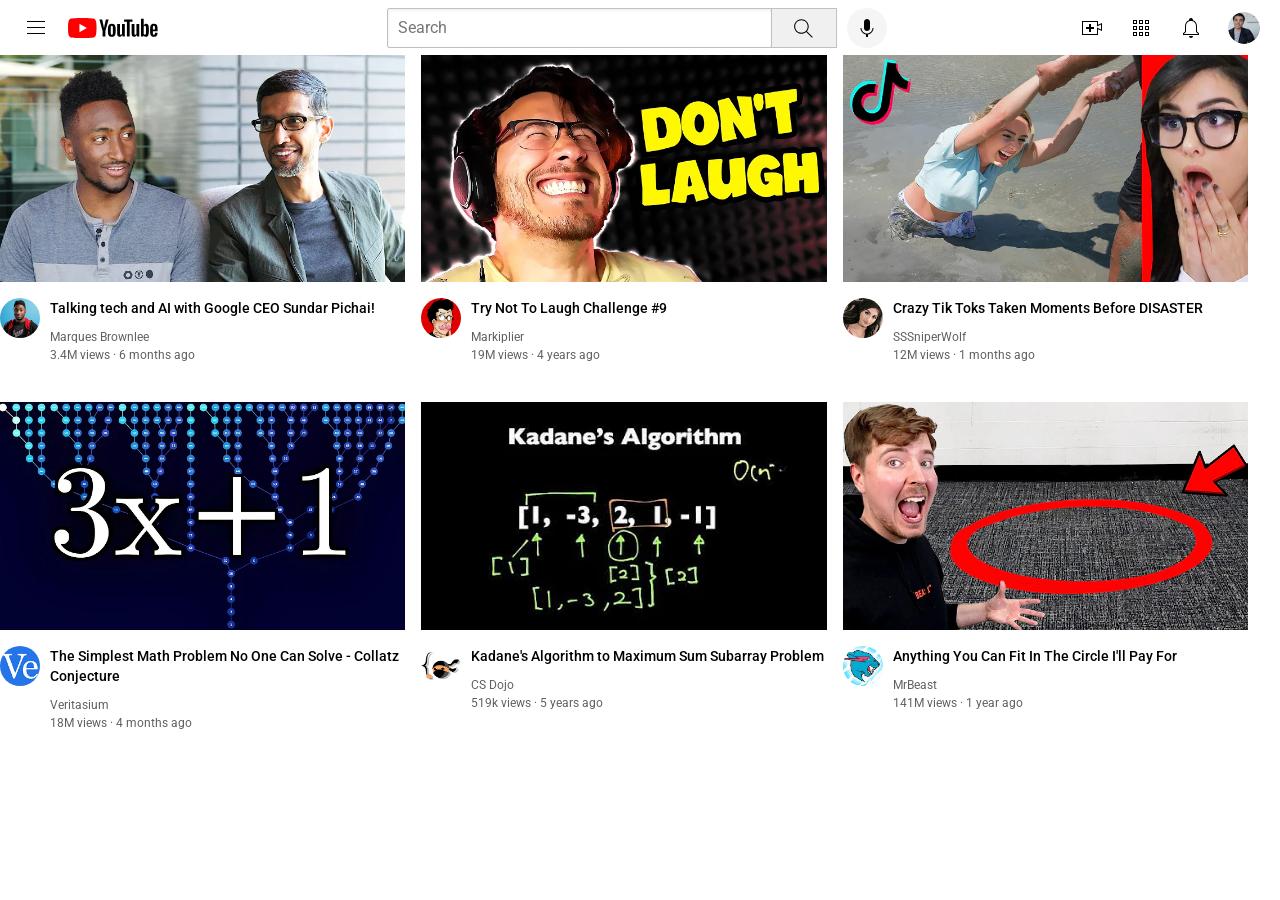
<file: index.html>
<!DOCTYPE html>
<html>
  <head>
    <title>Youtube.com Clone</title>
    
    <link rel="preconnect" href="https://fonts.googleapis.com">
    <link rel="preconnect" href="https://fonts.gstatic.com" crossorigin>
    <link href="https://fonts.googleapis.com/css2?family=Roboto:ital,wght@0,100..900;1,100..900&display=swap" rel="stylesheet">


    <link rel="stylesheet" href="styles/general.css">
    <link rel="stylesheet" href="styles/header.css">
    <link rel="stylesheet" href="styles/video.css">
  </head>

  <body>
    <div class="header">
      <div class="left-section"> 
        <img class="hamburger-menu" src="icons/hamburger-menu.svg">
        <img class="youtube-logo" src="icons/youtube-logo.svg">
      </div>
      <div class="middle-section">  
        <input class="search-bar" type="text" placeholder="Search">
        <button class="search-button"> 
          <img class="search-icon" src="icons/search.svg"> 
        </button>  
        <button class="voice-search-button"> 
          <img class="voice-search-icon" src="icons/voice-search-icon.svg">
        </button>
      </div>
      <div class="right-section">
        <img class="upload-icon" src="icons/upload.svg">
        <img class="youtube-apps-icon" src="icons/youtube-apps.svg">
        <img class="notifications-icon" src="icons/notifications.svg">
        <img class="current-user-picture" src="channel-pictures/my-channel.jpeg">
      </div>
    </div>

    <div class="video-grid">
      <div class="video-preview">
      <div class="thumbnail-row">
        <img class="thumbnail" src="thumbnails/thumbnail-1.webp">
      </div>
      <div class="video-info-grid">
        <div class="channel-picture"> 
          <img class=profile-picture src="channel-pictures/channel-1.jpeg"> 
        </div>
        <div class="video-info">
          <p class="video-title">
            Talking tech  and AI with Google CEO Sundar Pichai!
          </p>
          <p class="video-author">
            Marques Brownlee
          </p>
          <p class="video-stats">
            3.4M views &#183; 6 months ago
          </p> 
        </div>
      </div>
    </div>

    <div class="video-preview"> 
      <div class="thumbnail-row">
        <img class="thumbnail" src="thumbnails/thumbnail-2.webp">
      </div>
      <div class="video-info-grid">
        <div class="channel-picture">
        <img class="profile-picture" src="channel-pictures/channel-2.jpeg">
        </div>
        <div class="video-info">
        <p class="video-title">
          Try Not To Laugh Challenge #9
        </p>
        <p class="video-author">
          Markiplier
        </p>
        <p class="video-stats">
          19M views &#183; 4 years ago
        </p> 
        </div>
      </div>
    </div>

    <div class="video-preview">
      <div class="thumbnail-row">
        <img class="thumbnail" src="thumbnails/thumbnail-3.webp">
      </div>
      <div class="video-info-grid">
        <div class="channel-picture"> 
          <img class=profile-picture src="channel-pictures/channel-3.jpeg"> 
        </div>
        <div class="video-info">
          <p class="video-title">
            Crazy Tik Toks Taken Moments Before DISASTER
          </p>
          <p class="video-author">
            SSSniperWolf
          </p>
          <p class="video-stats">
            12M views &#183; 1 months ago
          </p> 
        </div>
      </div>
    </div>

    <div class="video-preview"> 
      <div class="thumbnail-row">
        <img class="thumbnail" src="thumbnails/thumbnail-4.webp">
      </div>
      <div class="video-info-grid">
        <div class="channel-picture">
        <img class="profile-picture" src="channel-pictures/channel-4.jpeg">
        </div>
        <div class="video-info">
        <p class="video-title">
          The Simplest Math Problem No One Can Solve - Collatz Conjecture
        </p>
        <p class="video-author">
          Veritasium
        </p>
        <p class="video-stats">
          18M views &#183; 4 months ago
        </p> 
        </div>
      </div>
    </div>

    <div class="video-preview">
      <div class="thumbnail-row">
        <img class="thumbnail" src="thumbnails/thumbnail-5.webp">
      </div>
      <div class="video-info-grid">
        <div class="channel-picture"> 
          <img class=profile-picture src="channel-pictures/channel-5.jpeg"> 
        </div>
        <div class="video-info">
          <p class="video-title">
            Kadane's Algorithm to Maximum Sum Subarray Problem
          </p>
          <p class="video-author">
            CS Dojo
          </p>
          <p class="video-stats">
            519k views &#183; 5 years ago
          </p> 
        </div>
      </div>
    </div>

    <div class="video-preview"> 
      <div class="thumbnail-row">
        <img class="thumbnail" src="thumbnails/thumbnail-6.webp">
      </div>
      <div class="video-info-grid">
        <div class="channel-picture">
        <img class="profile-picture" src="channel-pictures/channel-6.jpeg">
        </div>
        <div class="video-info">
        <p class="video-title">
          Anything You Can Fit In The Circle I'll Pay For
        </p>
        <p class="video-author">
          MrBeast
        </p>
        <p class="video-stats">
          141M views &#183; 1 year ago
        </p> 
        </div>
      </div>
    </div>
    </div>
    
  </body>
</html>
</file>
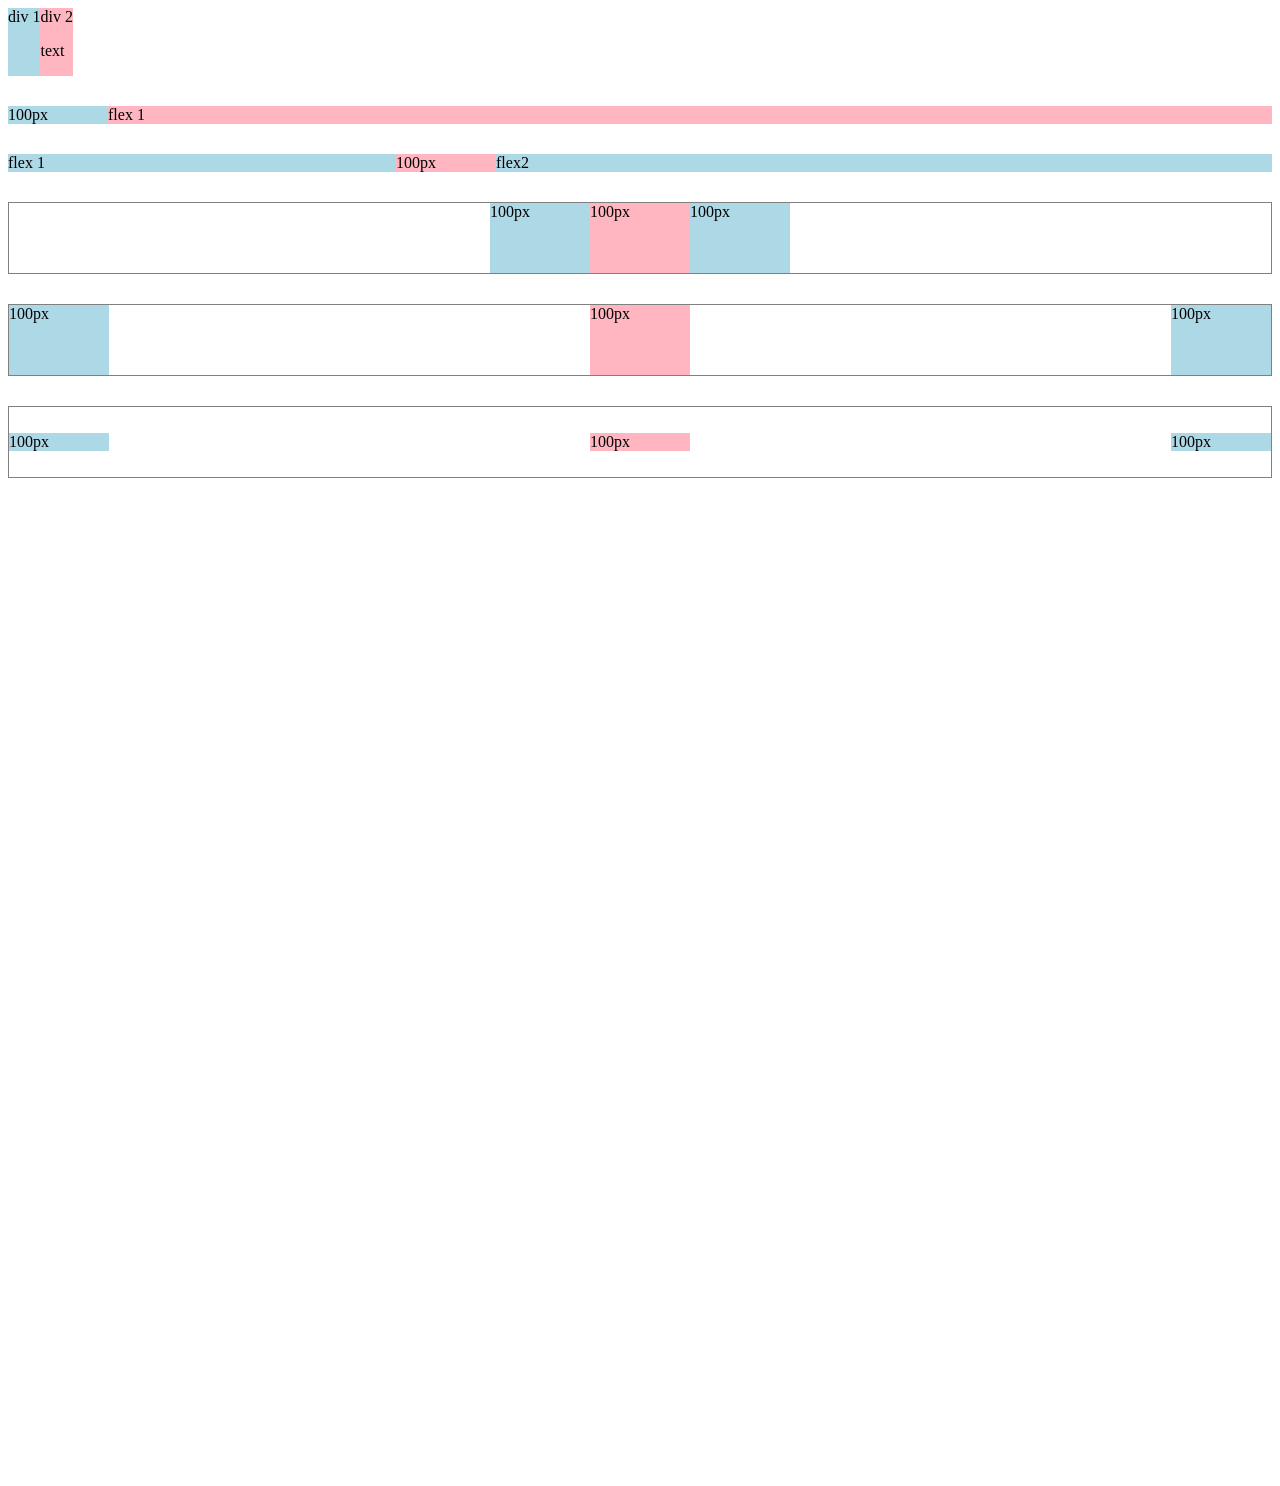
<file: flexbox.html>
<!DOCTYPE html>
<html>
  <head>
    <title>Flexbox Practice</title>
  </head>
  <body style="padding-bottom: 1000px;">
    <div style="
      display: flex;
      flex-direction: row;
      ">
      <div style="background-color: lightblue;">div 1</div>
      <div style="background-color: lightpink;">div 2 <p>text</p></div>
    </div>

    <div style="
      margin-top: 30px;
      display: flex;
      flex-direction: row;
      ">
      <div style="
        background-color: lightblue;
        width: 100px;
      ">100px</div>
      <div style="
        background-color: lightpink;
        flex: 1;
      ">flex 1</div>
    </div>

    <div style="
      margin-top: 30px;
      display: flex;
      flex-direction: row;
      ">
      <div style="
        background-color: lightblue;
        flex: 1;
      ">flex 1</div>
      <div style="
        background-color: lightpink;
        width: 100px;
      ">100px</div>
      <div style="
        background-color: lightblue;
        flex: 2;
      ">flex2</div>
      </div>
 

    <div style="
      margin-top: 30px;
      height: 70px;
      border-width: 1px;
      border-style: solid;
      border-color: gray;
      display: flex;
      flex-direction: row;
      justify-content: center;
      ">
      <div style="
        background-color: lightblue;
        width: 100px;
      ">100px</div>
      <div style="
        background-color: lightpink;
        width: 100px;
      ">100px</div>
      <div style="
        background-color: lightblue;
        width: 100px;
      ">100px</div>
    </div>

    <div style="
      margin-top: 30px;
      height: 70px;
      border-width: 1px;
      border-style: solid;
      border-color: gray;
      display: flex;
      flex-direction: row;
      justify-content: space-between;
      ">
      <div style="
        background-color: lightblue;
        width: 100px;
      ">100px</div>
      <div style="
        background-color: lightpink;
        width: 100px;
      ">100px</div>
      <div style="
        background-color: lightblue;
        width: 100px;
      ">100px</div>
    </div>

    <div style="
      margin-top: 30px;
      height: 70px;
      border-width: 1px;
      border-style: solid;
      border-color: gray;
      display: flex;
      flex-direction: row;
      justify-content: space-between;
      align-items: center;
      ">
      <div style="
        background-color: lightblue;
        width: 100px;
      ">100px</div>
      <div style="
        background-color: lightpink;
        width: 100px;
      ">100px</div>
      <div style="
        background-color: lightblue;
        width: 100px;
      ">100px</div>
    </div>
  </body>
</html>
</file>
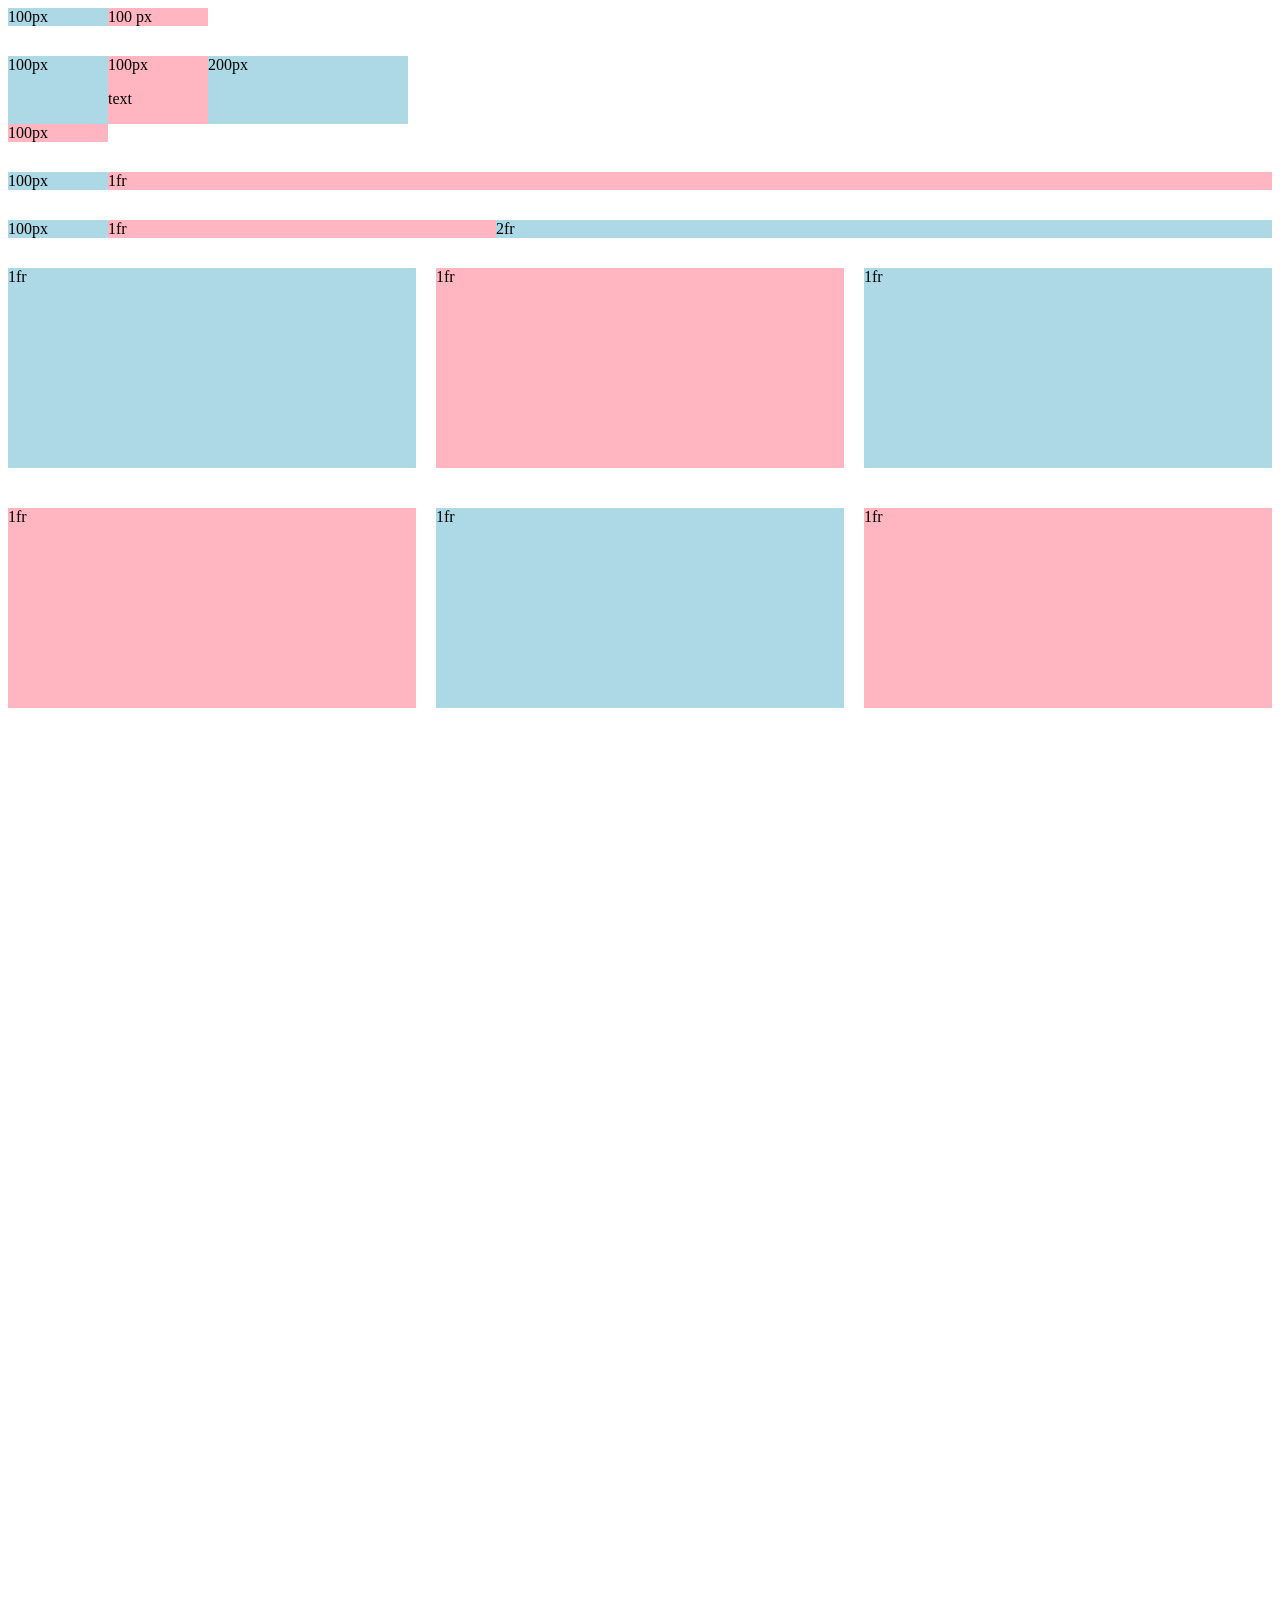
<file: grid.html>
<!DOCTYPE html>
<html>
  <head>
    <title>Grid Practice</title>
  </head>
  <body style="padding-bottom: 1000px;">
    <div style="
      display: grid;
      grid-template-columns: 100px 100px;">

      <div style="background-color:lightblue">100px</div>
      <div style="background-color: lightpink">100 px</div>
    </div>

    <div style="
      margin-top: 30px;
      display: grid;
      grid-template-columns: 100px 100px 200px;">

      <div style="background-color:lightblue">100px</div>
      <div style="background-color: lightpink">100px <p>text</p> </div>
      <div style="background-color:lightblue">200px</div>
      <div style="background-color:lightpink">100px</div>
    </div>

    <div style="
      margin-top: 30px;
      display: grid;
      grid-template-columns: 100px 1fr;">

      <div style="background-color:lightblue">100px</div>
      <div style="background-color: lightpink">1fr</div>
    </div>

    <div style="
      margin-top: 30px;
      display: grid;
      grid-template-columns: 100px 1fr 2fr; ">

      <div style="background-color:lightblue">100px</div>
      <div style="background-color: lightpink">1fr</div>
      <div style="background-color: lightblue">2fr</div>
    </div>

      <div style="
      margin-top: 30px;
      display: grid;
      grid-template-columns: 1fr 1fr 1fr;
      column-gap: 20px;
      row-gap: 40px; ">

      <div style="background-color:lightblue;
                  height: 200px;">1fr</div>
      <div style="background-color: lightpink;
                  height: 200px;">1fr</div>
      <div style="background-color: lightblue;
                  height: 200px;">1fr</div>
      <div style="background-color: lightpink;
                  height: 200px;">1fr</div>
      <div style="background-color: lightblue;
                  height: 200px;">1fr</div>
      <div style="background-color: lightpink;
                  height: 200px;">1fr</div>
    </div>
  </body>
</html>
</file>
<file: styles/general.css>
p {
  font-family: Roboto, Arial;
  margin-top: 0;
  margin-bottom: 0;
}

body {
  margin: 0
}
</file>
<file: styles/header.css>
.header {
  height: 55px;
 
  display: flex;
  flex-direction: row;
  justify-content: space-between;
}

.left-section {
  display: flex;
  align-items: center;
}

.hamburger-menu {
  height: 24px;
  margin-left: 24px;
  margin-right: 20px;
  
}

.youtube-logo {
  height: 20px;
}

.middle-section {
  flex: 1;
  margin-left: 70px;
  margin-right: 35px;
  max-width: 500px;
  display: flex;
  align-items: center;
}

.search-bar {
  flex: 1;
  height: 36px;
  padding-left: 10px;
  font-size: 16px;
  border-width: 1px;
  border-style: solid;
  border-color: rgb(192, 192, 192);
  border-radius: 2px;
  box-shadow: inset 1px 2px 3px rgba(0, 0, 0, 0.05);
  width: 0; 
}

.search-bar::placeholder {
  font-family: Roboto, Arial;
  font-size: 16px;
}

.search-button {
  height: 40px;
  width: 66px;
  background-color: rgb(240, 240, 240);
  border-width: 1px;
  border-style: solid;
  border-color: rgb(192, 192, 192);
  margin-left: -1px;
  margin-right: 10px;
}

.search-icon {
  height: 25px;
  margin-top: 4px;
}

.voice-search-button {
  height: 40px;
  width: 40px;
  border-radius: 20px;
  border: none;
  background-color: rgb(245, 245, 245);
}

.voice-search-icon {
  height: 24px;
  margin-top: 4px;
}

.right-section {
  width: 180px;
  margin-right: 20px;
  display: flex;
  align-items: center;
  justify-content: space-between;
  flex-shrink: 0;
}


.upload-icon {
  height: 24px;
}

.youtube-apps-icon {
  height: 24px;
}

.notifications-icon {
  height: 24px;
}

.current-user-picture {
  height: 32px;
  border-radius: 16px;
}
</file>
<file: styles/video.css>
.thumbnail {
  width: 100%;
}

.video-title {
  margin: 0;
  font-size: 14px;
  font-weight: 500;
  line-height: 20px;
  margin-bottom: 12px;
}

.video-author,
.video-stats {
  font-size: 12px;
  color: rgb(96, 96, 96);
}

.video-author {
  margin-bottom: 4px;
}

.video-info-grid {
  display: grid;
  grid-template-columns: 50px 1fr;
}

.profile-picture {
  width: 40px;
  border-radius: 50px;
}

.thumbnail-row {
  margin-bottom: 12px;
}

.video-grid {
  display: grid;
  grid-template-columns: 1fr 1fr 1fr;
  column-gap: 16px;
  row-gap: 40px;
  max-width: 1248px;
}
</file>
